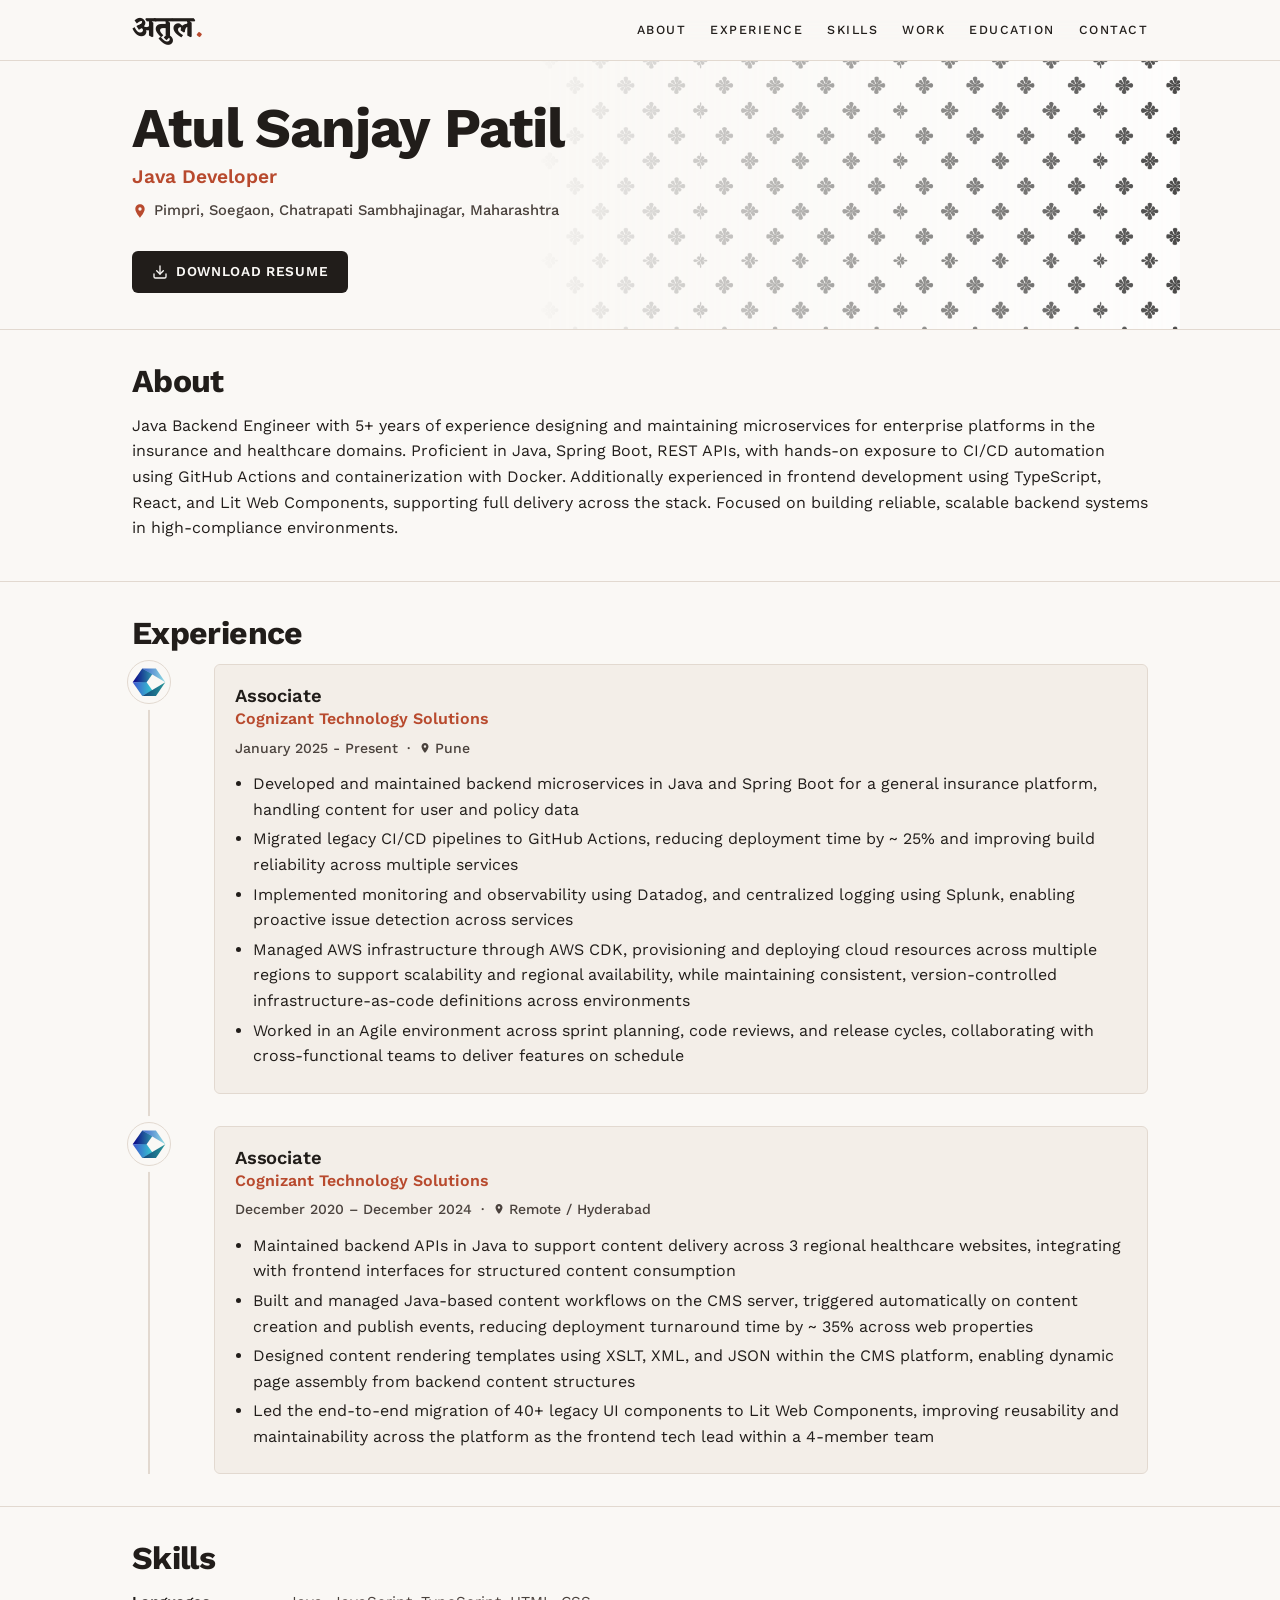
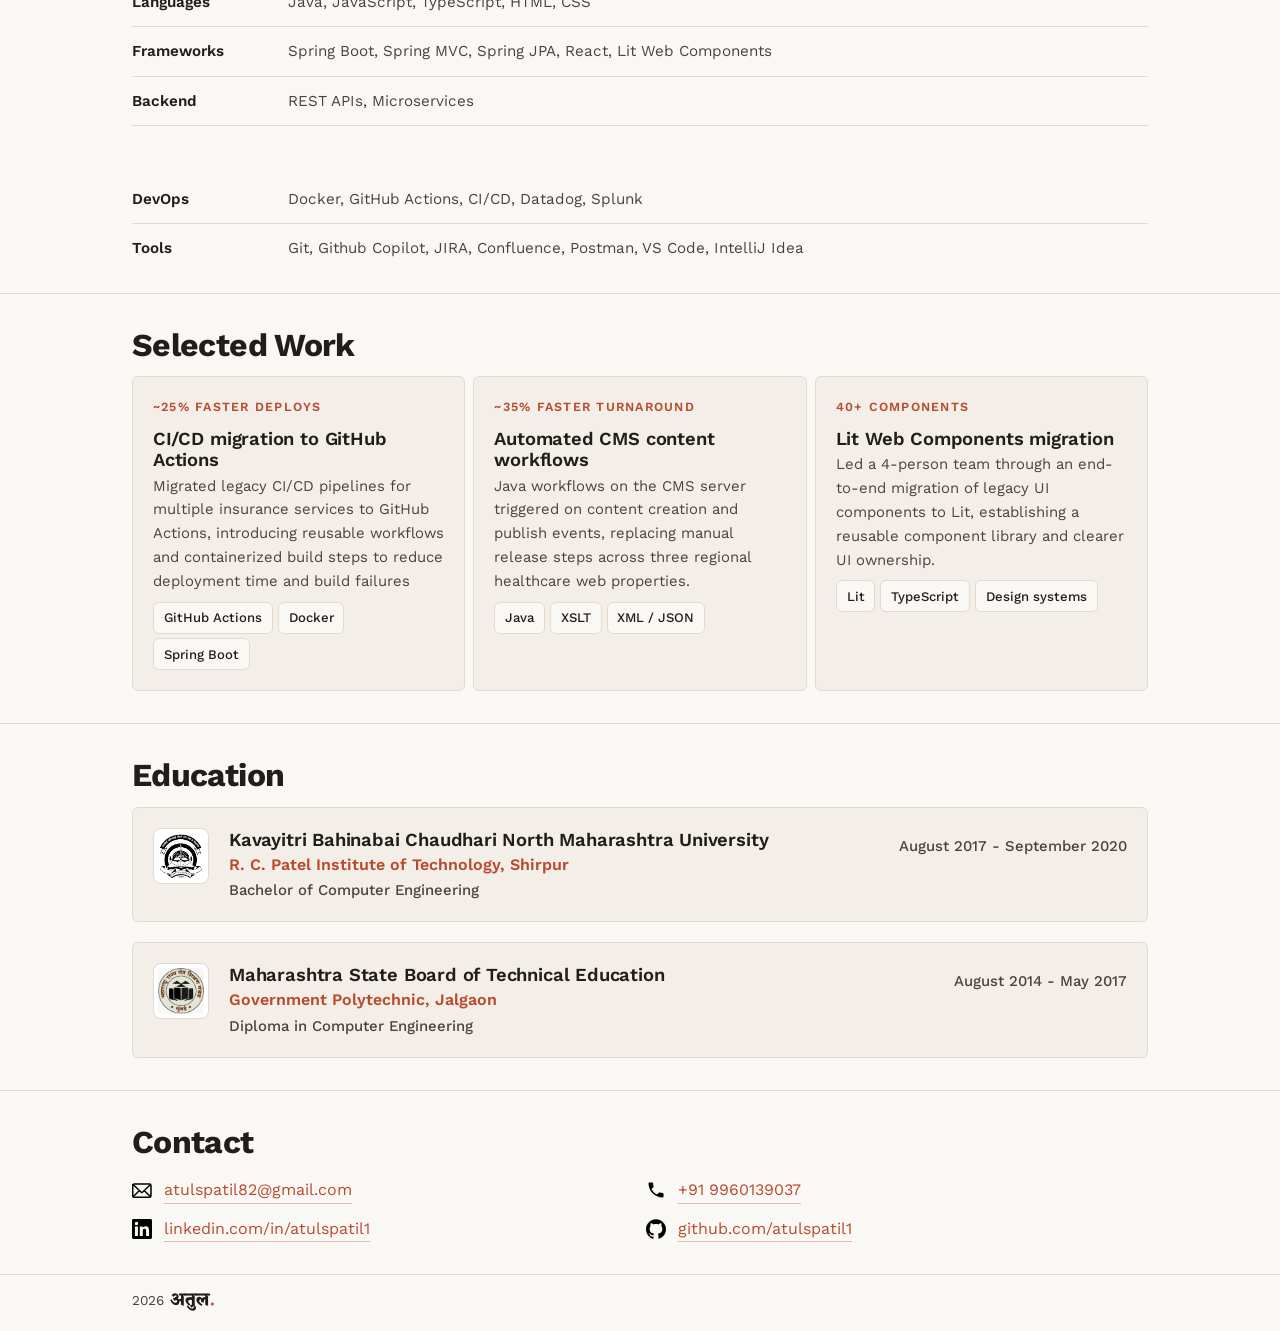
<file: index.html>
<!doctype html>
<html lang="en">

<head>
    <meta charset="utf-8" />
    <meta name="viewport" content="width=device-width, initial-scale=1" />
    <link rel="icon" type="image/svg+xml" href="assets/icons/favicon.svg" />
    <title>Atul Sanjay Patil - Java Developer</title>
    <meta name="description" content="Portfolio of Atul Sanjay Patil, a Java Developer with 5+ years of experience." />
    <meta property="og:title" content="Atul Sanjay Patil - Java Developer" />
    <meta property="og:description" content="Java, Spring Boot microservices, REST APIs and CI/CD automation for high-compliance enterprise platforms." />
    <meta property="og:type" content="website" />
    <link rel="canonical" href="https://atulspatil1.github.io/portfolio/" />
    <link rel="preconnect" href="https://fonts.googleapis.com" />
    <link rel="preconnect" href="https://fonts.gstatic.com" crossorigin />
    <link rel="stylesheet" href="https://fonts.googleapis.com/css2?family=Eczar:wght@700&family=Work+Sans:wght@400;500;600;700&display=swap" />
    <script type="application/ld+json">
        {
            "@context": "https://schema.org",
            "@type": "Person",
            "name": "Atul Sanjay Patil",
            "jobTitle": "Java Developer",
            "email": "mailto:atulspatil82@gmail.com",
            "telephone": "+91-9960139037",
            "sameAs": [
            "https://linkedin.com/in/atulspatil1",
            "https://github.com/atulspatil1"
            ]
        }
    </script>
    <link rel="stylesheet" href="assets/css/style.css">
</head>

<body>
    <header class="site-header">
        <div class="wrap nav-inner">
            <a class="brand" href="#">अतुल<span>.</span></a>
            <button class="mobile-menu-toggle" aria-expanded="false" aria-controls="primary-navigation"
                aria-label="Toggle navigation">
                <svg class="icon-menu" width="24" height="24" viewBox="0 0 24 24" fill="none" stroke="currentColor"
                    stroke-width="2" stroke-linecap="round" stroke-linejoin="round">
                    <line x1="3" y1="12" x2="21" y2="12"></line>
                    <line x1="3" y1="6" x2="21" y2="6"></line>
                    <line x1="3" y1="18" x2="21" y2="18"></line>
                </svg>
                <svg class="icon-close" width="24" height="24" viewBox="0 0 24 24" fill="none" stroke="currentColor"
                    stroke-width="2" stroke-linecap="round" stroke-linejoin="round" style="display:none;">
                    <line x1="18" y1="6" x2="6" y2="18"></line>
                    <line x1="6" y1="6" x2="18" y2="18"></line>
                </svg>
            </button>
            <nav id="primary-navigation" class="nav-links" aria-label="Section navigation">
                <a href="#about">About</a>
                <a href="#experience">Experience</a>
                <a href="#skills">Skills</a>
                <a href="#projects">Work</a>
                <a href="#education">Education</a>
                <a href="#contact">Contact</a>
            </nav>
        </div>
    </header>

    <main id="top">
        <!-- HERO -->
        <section class="hero">
            <div class="hero-bg"></div>
            <div class="wrap">
                <h1 class="reveal">Atul Sanjay Patil</h1>
                <p class="hero-title reveal">Java Developer</p>
                <p class="hero-location reveal">
                    <svg xmlns="http://www.w3.org/2000/svg" viewBox="0 0 24 24">
                        <path
                            d="M12 2C8.13 2 5 5.13 5 9c0 5.25 7 13 7 13s7-7.75 7-13c0-3.87-3.13-7-7-7zm0 9.5a2.5 2.5 0 1 1 0-5 2.5 2.5 0 0 1 0 5z" />
                    </svg>
                    Pimpri, Soegaon, Chatrapati Sambhajinagar, Maharashtra
                </p>
                <div class="reveal">
                    <a href="assets/docs/Atul-Sanjay-Patil_Resume.pdf" target="_blank" class="btn">
                        <svg xmlns="http://www.w3.org/2000/svg" width="24" height="24" viewBox="0 0 24 24" fill="none"
                            stroke="currentColor" stroke-width="2" stroke-linecap="round" stroke-linejoin="round">
                            <path d="M21 15v4a2 2 0 0 1-2 2H5a2 2 0 0 1-2-2v-4"></path>
                            <polyline points="7 10 12 15 17 10"></polyline>
                            <line x1="12" y1="15" x2="12" y2="3"></line>
                        </svg>
                        Download Resume
                    </a>
                </div>
            </div>
        </section>

        <!-- ABOUT -->
        <section id="about">
            <div class="wrap">
                <div class="section-head reveal">
                    <h2>About</h2>
                </div>
                <div class="about-text reveal">
                    <p>Java Backend Engineer with 5+ years of experience designing and maintaining microservices for enterprise platforms in the insurance and healthcare domains. Proficient in Java, Spring Boot, REST APIs, with hands-on exposure to CI/CD automation using GitHub Actions and containerization with Docker. Additionally experienced in frontend development using TypeScript, React, and Lit Web Components, supporting full delivery across the stack. Focused on building reliable, scalable backend systems in high-compliance environments.</p>
                </div>
            </div>
        </section>

        <!-- EXPERIENCE -->
        <section id="experience">
            <div class="wrap">
                <div class="section-head reveal">
                    <h2>Experience</h2>
                </div>
                <div class="timeline">
                    <article class="job reveal">
                        <div class="job-body card">
                            <h3 class="job-title">Associate</h3>
                            <p class="job-company">Cognizant Technology Solutions</p>
                            <div class="job-meta">
                                <time class="job-period" datetime="2025-01">January 2025 - Present</time>
                                <span class="job-location">
                                    <svg xmlns="http://www.w3.org/2000/svg" viewBox="0 0 24 24" aria-hidden="true">
                                        <path
                                            d="M12 2C8.13 2 5 5.13 5 9c0 5.25 7 13 7 13s7-7.75 7-13c0-3.87-3.13-7-7-7zm0 9.5a2.5 2.5 0 1 1 0-5 2.5 2.5 0 0 1 0 5z" />
                                    </svg>
                                    Pune
                                </span>
                            </div>
                            <ul>
                                <li>Developed and maintained backend microservices in Java and Spring Boot for a general insurance platform, handling content for user and policy data</li>
                                <li>Migrated legacy CI/CD pipelines to GitHub Actions, reducing deployment time by ~ 25% and improving build reliability across multiple services</li>
                                <li>Implemented monitoring and observability using Datadog, and centralized logging using Splunk, enabling proactive issue detection across services</li>
                                <li>Managed AWS infrastructure through AWS CDK, provisioning and deploying cloud resources across multiple regions to support scalability and regional availability, while maintaining consistent, version-controlled infrastructure-as-code definitions across environments</li>
                                <li>Worked in an Agile environment across sprint planning, code reviews, and release cycles, collaborating with cross-functional teams to deliver features on schedule</li>
                            </ul>
                        </div>
                    </article>

                    <article class="job reveal">
                        <div class="job-body card">
                            <h3 class="job-title">Associate</h3>
                            <p class="job-company">Cognizant Technology Solutions</p>
                            <div class="job-meta">
                                <time class="job-period" datetime="2020-12/2024-12">December 2020 – December 2024</time>
                                <span class="job-location">
                                    <svg xmlns="http://www.w3.org/2000/svg" viewBox="0 0 24 24" aria-hidden="true">
                                        <path
                                            d="M12 2C8.13 2 5 5.13 5 9c0 5.25 7 13 7 13s7-7.75 7-13c0-3.87-3.13-7-7-7zm0 9.5a2.5 2.5 0 1 1 0-5 2.5 2.5 0 0 1 0 5z" />
                                    </svg>
                                    Remote / Hyderabad
                                </span>
                            </div>
                            <ul>
                                <li>Maintained backend APIs in Java to support content delivery across 3 regional healthcare websites, integrating with frontend interfaces for structured content consumption</li>
                                <li>Built and managed Java-based content workflows on the CMS server, triggered automatically on content creation and publish events, reducing deployment turnaround time by ~ 35% across web properties</li>
                                <li>Designed content rendering templates using XSLT, XML, and JSON within the CMS platform, enabling dynamic page assembly from backend content structures</li>
                                <li>Led the end-to-end migration of 40+ legacy UI components to Lit Web Components, improving reusability and maintainability across the platform as the frontend tech lead within a 4-member team</li>
                            </ul>
                        </div>
                    </article>
                </div>
            </div>
        </section>

        <!-- SKILLS -->
        <section id="skills">
            <div class="wrap">
                <div class="section-head reveal">
                    <h2>Skills</h2>
                </div>
                <dl class="skills-list">
                    <div class="skill-row reveal">
                        <dt>Languages</dt>
                        <dd>Java, JavaScript, TypeScript, HTML, CSS</dd>
                    </div>
                    <div class="skill-row reveal">
                        <dt>Frameworks</dt>
                        <dd>Spring Boot, Spring MVC, Spring JPA, React, Lit Web Components</dd>
                    </div>
                    <div class="skill-row reveal">
                        <dt>Backend</dt>
                        <dd>REST APIs, Microservices</dd>
                    </div>
                    <div class="skill-row reveal">
                        <dt>Databases</dt>
                        <dd>MySQL</dd>
                    </div>
                    <div class="skill-row reveal">
                        <dt>DevOps</dt>
                        <dd>Docker, GitHub Actions, CI/CD, Datadog, Splunk</dd>
                    </div>
                    <div class="skill-row reveal">
                        <dt>Tools</dt>
                        <dd>Git, Github Copilot, JIRA, Confluence, Postman, VS Code, IntelliJ Idea</dd>
                    </div>
                    
                </dl>
            </div>
        </section>

        <!-- PROJECTS -->
        <section id="projects">
            <div class="wrap">
                <div class="section-head reveal">
                    <h2>Selected Work</h2>
                </div>
                <div class="grid grid-3">
                    <div class="reveal" style="height: 100%;">
                        <article class="card" style="height: 100%;">
                            <div class="card-header">
                                <span class="project-impact">~25% faster deploys</span>
                            </div>
                            <h3>CI/CD migration to GitHub Actions</h3>
                            <p>Migrated legacy CI/CD pipelines for multiple insurance services to GitHub Actions, introducing reusable workflows and containerized build steps to reduce deployment time and build failures</p>
                            <div class="chips">
                                <span class="chip">GitHub Actions</span>
                                <span class="chip">Docker</span>
                                <span class="chip">Spring Boot</span>
                            </div>
                        </article>
                    </div>
                    <div class="reveal" style="height: 100%;">
                        <article class="card" style="height: 100%;">
                            <div class="card-header">
                                <span class="project-impact">~35% faster turnaround</span>
                            </div>
                            <h3>Automated CMS content workflows</h3>
                            <p>Java workflows on the CMS server triggered on content creation and publish events, replacing manual release steps across three regional healthcare web properties.</p>
                            <div class="chips">
                                <span class="chip">Java</span>
                                <span class="chip">XSLT</span>
                                <span class="chip">XML / JSON</span>
                            </div>
                        </article>
                    </div>
                    <div class="reveal" style="height: 100%;">
                        <article class="card" style="height: 100%;">
                            <div class="card-header">
                                <span class="project-impact">40+ components</span>
                            </div>
                            <h3>Lit Web Components migration</h3>
                            <p>Led a 4-person team through an end-to-end migration of legacy UI components to Lit, establishing a reusable component library and clearer UI ownership.</p>
                            <div class="chips">
                                <span class="chip">Lit</span>
                                <span class="chip">TypeScript</span>
                                <span class="chip">Design systems</span>
                            </div>
                        </article>
                    </div>
                </div>
            </div>
        </section>

        <!-- EDUCATION -->
        <section id="education">
            <div class="wrap">
                <div class="section-head reveal">
                    <h2>Education</h2>
                </div>
                <div class="edu-list">
                    <div class="reveal">
                        <article class="edu-item card">
                            <div class="edu-logo-wrapper">
                                <img src="assets/images/kbcnmu-logo.png" alt="KBCNMU Logo" />
                            </div>
                            <div class="edu-content">
                                <h3 class="edu-university">Kavayitri Bahinabai Chaudhari North Maharashtra University</h3>
                                <p class="edu-college">R. C. Patel Institute of Technology, Shirpur</p>
                                <p class="edu-degree">Bachelor of Computer Engineering</p>
                                <p class="edu-date">August 2017 - September 2020</p>
                            </div>
                        </article>
                    </div>
                    <div class="reveal">
                        <article class="edu-item card">
                            <div class="edu-logo-wrapper">
                                <img src="assets/images/msbte-logo.png" alt="MSBTE Logo" />
                            </div>
                            <div class="edu-content">
                                <h3 class="edu-university">Maharashtra State Board of Technical Education</h3>
                                <p class="edu-college">Government Polytechnic, Jalgaon</p>
                                <p class="edu-degree">Diploma in Computer Engineering</p>
                                <p class="edu-date">August 2014 - May 2017</p>
                            </div>
                        </article>
                    </div>
                </div>
            </div>
        </section>

        <!-- CONTACT -->
        <section id="contact">
            <div class="wrap">
                <div class="section-head reveal">
                    <h2>Contact</h2>
                </div>
                <ul class="contact-list reveal">
                    <li>
                        <img src="assets/icons/email-icon.svg" alt="Email" class="contact-icon" />
                        <a href="mailto:atulspatil82@gmail.com">atulspatil82@gmail.com</a>
                    </li>
                    <li>
                        <img src="assets/icons/phone-icon.svg" alt="Phone" class="contact-icon" />
                        <a href="tel:+919960139037">+91 9960139037</a>
                    </li>
                    <li>
                        <img src="assets/icons/linkedin-icon.svg" alt="LinkedIn" class="contact-icon" />
                        <a href="https://linkedin.com/in/atulspatil1" target="_blank" rel="noopener">linkedin.com/in/atulspatil1</a>
                    </li>
                    <li>
                        <img src="assets/icons/github-icon.svg" alt="GitHub" class="contact-icon" />
                        <a href="https://github.com/atulspatil1" target="_blank" rel="noopener">github.com/atulspatil1</a>
                    </li>
                </ul>
            </div>
        </section>
    </main>

    <footer>
        <div class="wrap" style="display: flex; align-items: center; gap: 0.35rem;">
            <span id="year">2026</span> <a class="brand" href="#" style="font-size: 1.1rem;">अतुल<span>.</span></a>
        </div>
    </footer>

    <script src="assets/js/main.js"></script>
</body>

</html>
</file>
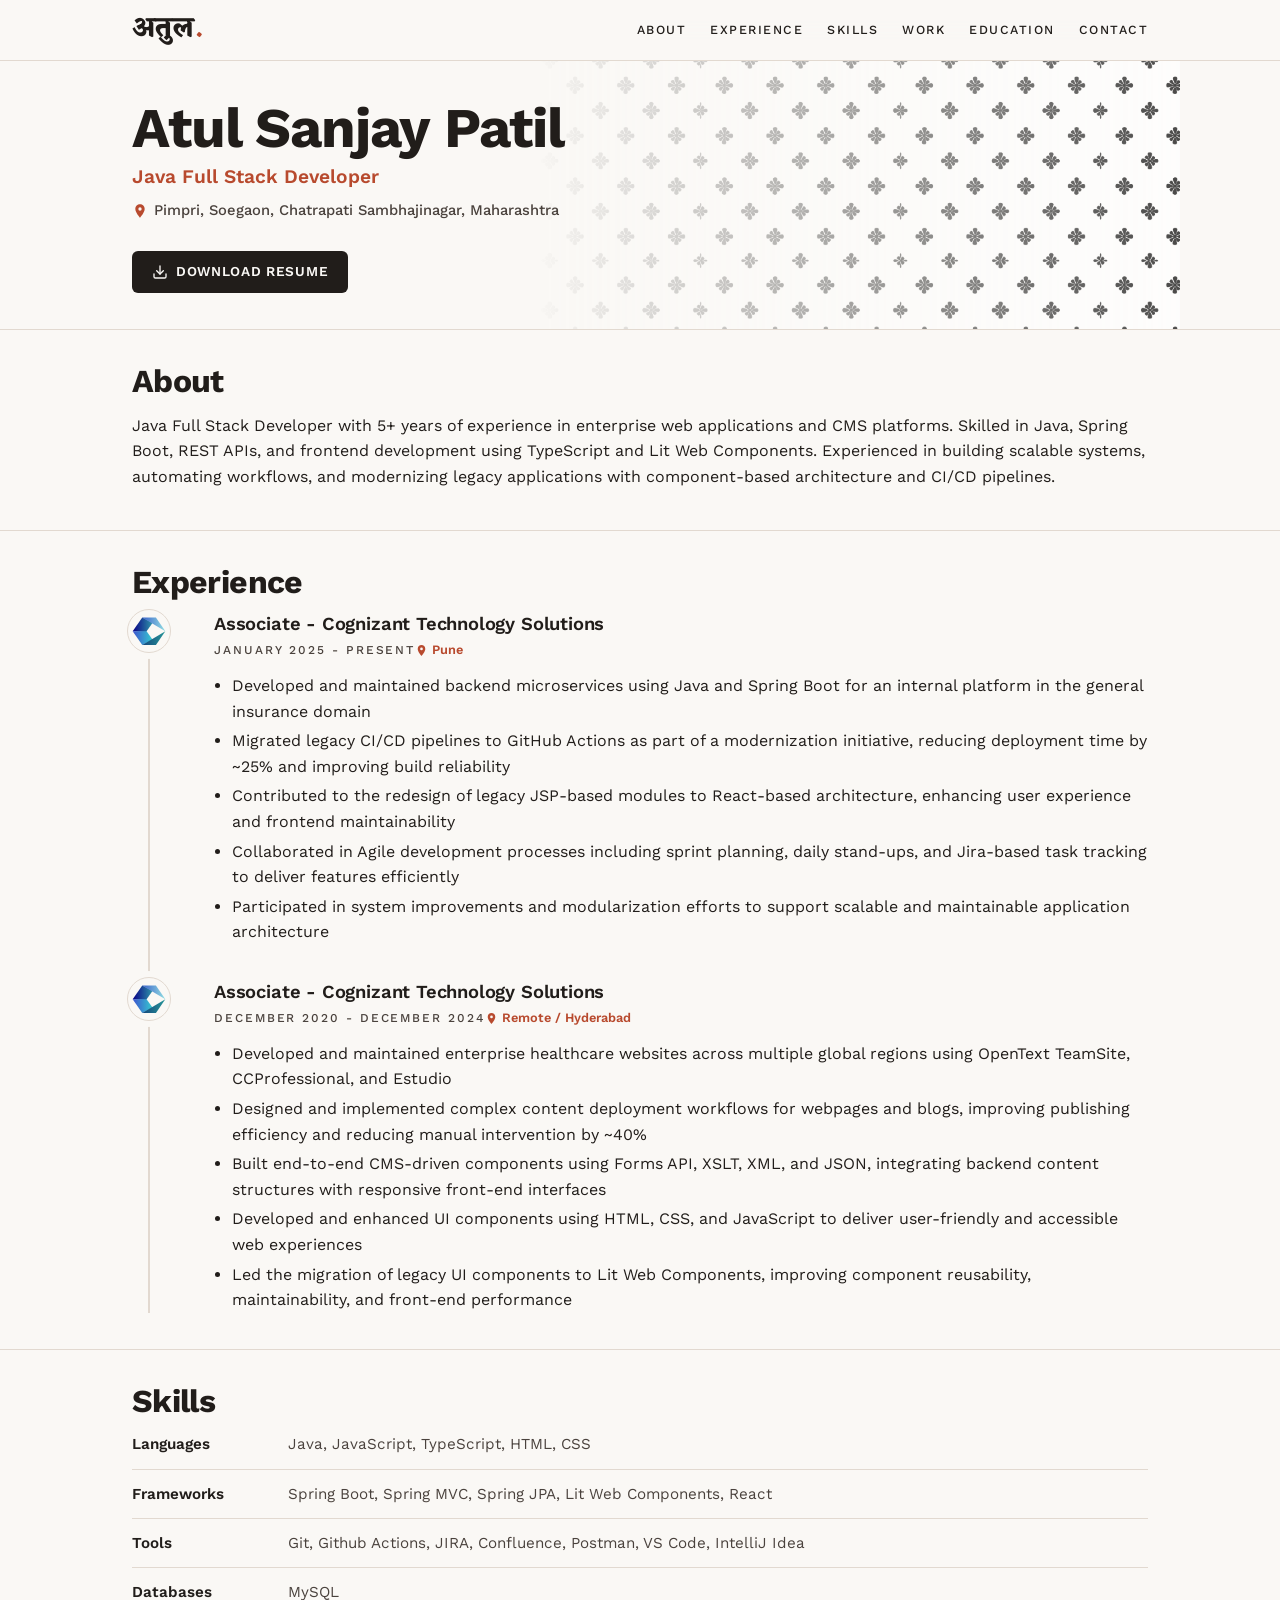
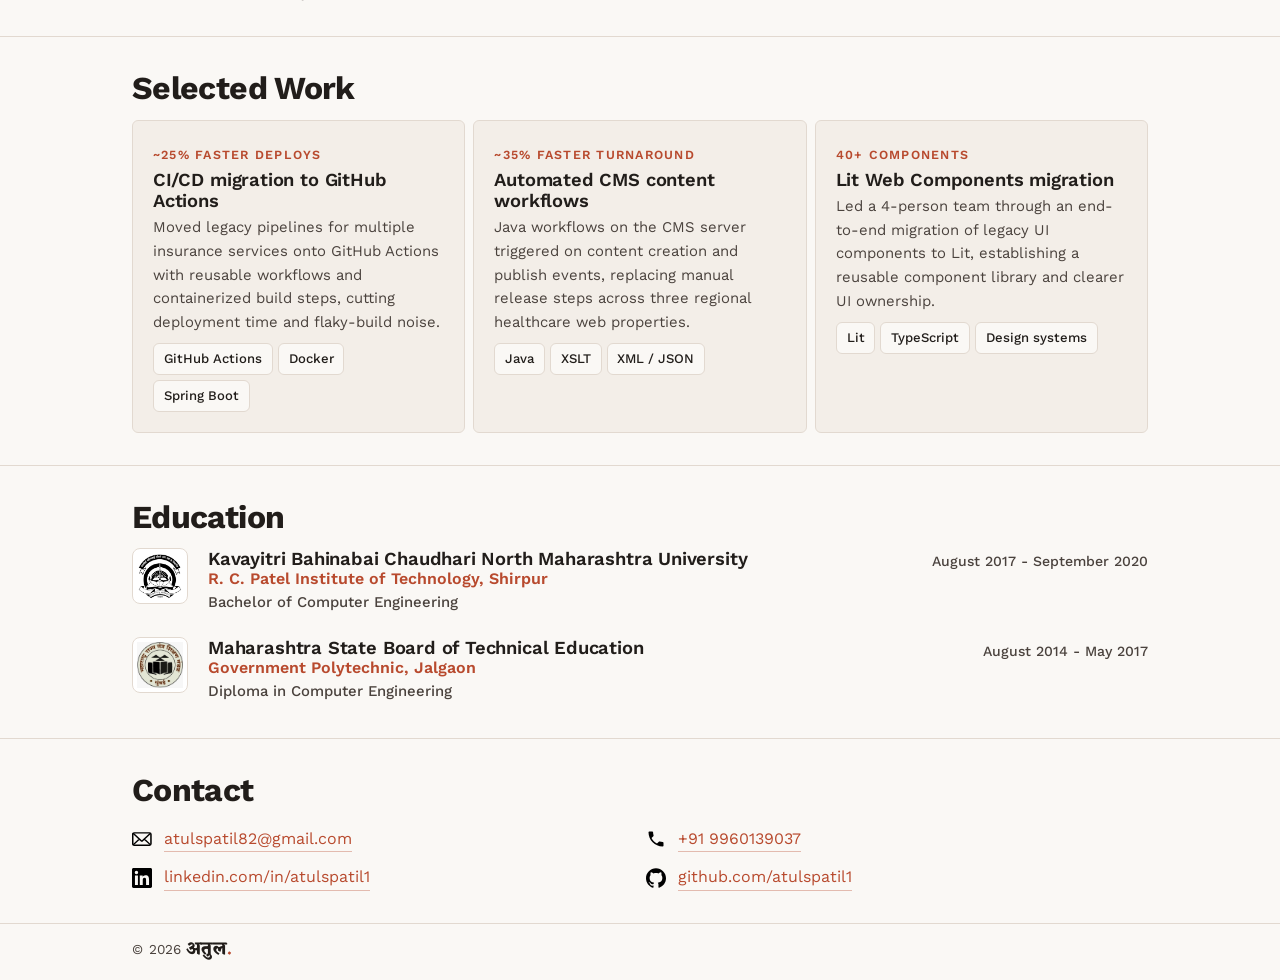
<file: atul.html>
<!doctype html>
<html lang="en">

    <head>
        <meta charset="utf-8" />
        <meta name="viewport" content="width=device-width, initial-scale=1" />
        <title>Atul Sanjay Patil - Java Full Stack Developer</title>
        <meta name="description" content="Portfolio of Atul Sanjay Patil, a Java Full Stack Developer with 5+ years of experience." />
        <meta property="og:title" content="Atul Sanjay Patil - Java Full Stack Developer" />
        <meta property="og:description" content="Java, Spring Boot microservices, REST APIs and CI/CD automation for high-compliance enterprise platforms." />
        <meta property="og:type" content="website" />
        <link rel="canonical" href="/portfolio.html" />
        <link rel="preconnect" href="https://fonts.googleapis.com" />
        <link rel="preconnect" href="https://fonts.gstatic.com" crossorigin />
        <link rel="stylesheet" href="https://fonts.googleapis.com/css2?family=Eczar:wght@700&family=Work+Sans:wght@400;500;600;700&display=swap" />
        <script type="application/ld+json">
        {
            "@context": "https://schema.org",
            "@type": "Person",
            "name": "Atul Sanjay Patil",
            "jobTitle": "Java Full Stack Developer",
            "email": "mailto:atulspatil82@gmail.com",
            "telephone": "+91-9960139037",
            "sameAs": [
            "https://linkedin.com/in/atulspatil1",
            "https://github.com/atulspatil1"
            ]
        }
        </script>
        <link rel="stylesheet" href="assets/css/style.css">
    </head>

    <body>
        <header class="site-header">
            <div class="wrap nav-inner">
                <a class="brand" href="#top">अतुल<span>.</span></a>
                <button class="mobile-menu-toggle" aria-expanded="false" aria-controls="primary-navigation" aria-label="Toggle navigation">
                    <svg class="icon-menu" width="24" height="24" viewBox="0 0 24 24" fill="none" stroke="currentColor"
                        stroke-width="2" stroke-linecap="round" stroke-linejoin="round">
                        <line x1="3" y1="12" x2="21" y2="12"></line>
                        <line x1="3" y1="6" x2="21" y2="6"></line>
                        <line x1="3" y1="18" x2="21" y2="18"></line>
                    </svg>
                    <svg class="icon-close" width="24" height="24" viewBox="0 0 24 24" fill="none" stroke="currentColor"
                        stroke-width="2" stroke-linecap="round" stroke-linejoin="round" style="display:none;">
                        <line x1="18" y1="6" x2="6" y2="18"></line>
                        <line x1="6" y1="6" x2="18" y2="18"></line>
                    </svg>
                </button>
                <nav id="primary-navigation" class="nav-links" aria-label="Section navigation">
                    <a href="#about">About</a>
                    <a href="#experience">Experience</a>
                    <a href="#skills">Skills</a>
                    <a href="#projects">Work</a>
                    <a href="#education">Education</a>
                    <a href="#contact">Contact</a>
                </nav>
            </div>
        </header>

        <main id="top">
            <!-- HERO -->
            <section class="hero">
                <div class="hero-bg"></div>
                <div class="wrap">
                    <h1 class="reveal">Atul Sanjay Patil</h1>
                    <p class="hero-title reveal">Java Full Stack Developer</p>
                    <p class="hero-location reveal">
                        <svg xmlns="http://www.w3.org/2000/svg" viewBox="0 0 24 24">
                            <path
                                d="M12 2C8.13 2 5 5.13 5 9c0 5.25 7 13 7 13s7-7.75 7-13c0-3.87-3.13-7-7-7zm0 9.5a2.5 2.5 0 1 1 0-5 2.5 2.5 0 0 1 0 5z" />
                        </svg>
                        Pimpri, Soegaon, Chatrapati Sambhajinagar, Maharashtra
                    </p>
                    <div class="reveal">
                        <a href="assets/docs/Atul-Sanjay-Patil_Resume.pdf" target="_blank" class="btn">
                            <svg xmlns="http://www.w3.org/2000/svg" width="24" height="24" viewBox="0 0 24 24" fill="none"
                                stroke="currentColor" stroke-width="2" stroke-linecap="round" stroke-linejoin="round">
                                <path d="M21 15v4a2 2 0 0 1-2 2H5a2 2 0 0 1-2-2v-4"></path>
                                <polyline points="7 10 12 15 17 10"></polyline>
                                <line x1="12" y1="15" x2="12" y2="3"></line>
                            </svg>
                            Download Resume
                        </a>
                    </div>
                </div>
            </section>

            <!-- ABOUT -->
            <section id="about">
                <div class="wrap">
                    <div class="section-head reveal">
                        <h2>About</h2>
                    </div>
                    <div class="about-text reveal">
                        <p>
                            Java Full Stack Developer with 5+ years of experience in enterprise web applications and CMS
                            platforms. Skilled in Java, Spring Boot, REST APIs, and frontend development using TypeScript
                            and Lit Web Components. Experienced in building scalable systems, automating workflows, and
                            modernizing legacy applications with component-based architecture and CI/CD pipelines.
                        </p>
                    </div>
                </div>
            </section>

            <!-- EXPERIENCE -->
            <section id="experience">
                <div class="wrap">
                    <div class="section-head reveal">
                        <h2>Experience</h2>
                    </div>
                    <div class="timeline">
                        <article class="job reveal">
                            <h3>Associate - Cognizant Technology Solutions</h3>
                            <div class="job-meta">
                                <span class="label">January 2025 - Present</span>
                                <span class="location-label">
                                    <svg xmlns="http://www.w3.org/2000/svg" viewBox="0 0 24 24">
                                        <path
                                            d="M12 2C8.13 2 5 5.13 5 9c0 5.25 7 13 7 13s7-7.75 7-13c0-3.87-3.13-7-7-7zm0 9.5a2.5 2.5 0 1 1 0-5 2.5 2.5 0 0 1 0 5z" />
                                    </svg>
                                    Pune
                                </span>
                            </div>
                            <div class="job-body">
                                <ul>
                                    <li>Developed and maintained backend microservices using Java and Spring Boot for an internal platform in the general insurance domain</li>
                                    <li>Migrated legacy CI/CD pipelines to GitHub Actions as part of a modernization initiative, reducing deployment time by ~25% and improving build reliability</li>
                                    <li>Contributed to the redesign of legacy JSP-based modules to React-based architecture, enhancing user experience and frontend maintainability</li>
                                    <li>Collaborated in Agile development processes including sprint planning, daily stand-ups, and Jira-based task tracking to deliver features efficiently</li>
                                    <li>Participated in system improvements and modularization efforts to support scalable and maintainable application architecture</li>
                                </ul>
                            </div>
                        </article>

                        <article class="job reveal">
                            <h3>Associate - Cognizant Technology Solutions</h3>
                            <div class="job-meta">
                                <span class="label">December 2020 - December 2024</span>
                                <span class="location-label">
                                    <svg xmlns="http://www.w3.org/2000/svg" viewBox="0 0 24 24">
                                        <path
                                            d="M12 2C8.13 2 5 5.13 5 9c0 5.25 7 13 7 13s7-7.75 7-13c0-3.87-3.13-7-7-7zm0 9.5a2.5 2.5 0 1 1 0-5 2.5 2.5 0 0 1 0 5z" />
                                    </svg>
                                    Remote / Hyderabad
                                </span>
                            </div>
                            <div class="job-body">
                                <ul>
                                    <li>Developed and maintained enterprise healthcare websites across multiple global regions using OpenText TeamSite, CCProfessional, and Estudio</li>
                                    <li>Designed and implemented complex content deployment workflows for webpages and blogs, improving publishing efficiency and reducing manual intervention by ~40%</li>
                                    <li>Built end-to-end CMS-driven components using Forms API, XSLT, XML, and JSON, integrating backend content structures with responsive front-end interfaces</li>
                                    <li>Developed and enhanced UI components using HTML, CSS, and JavaScript to deliver user-friendly and accessible web experiences</li>
                                    <li>Led the migration of legacy UI components to Lit Web Components, improving component reusability, maintainability, and front-end performance</li>
                                </ul>
                            </div>
                        </article>
                    </div>
                </div>
            </section>

            <!-- SKILLS -->
            <section id="skills">
                <div class="wrap">
                    <div class="section-head reveal">
                        <h2>Skills</h2>
                    </div>
                    <dl class="skills-list reveal">
                        <div class="skill-row">
                            <dt>Languages</dt>
                            <dd>Java, JavaScript, TypeScript, HTML, CSS</dd>
                        </div>
                        <div class="skill-row">
                            <dt>Frameworks</dt>
                            <dd>Spring Boot, Spring MVC, Spring JPA, Lit Web Components, React</dd>
                        </div>
                        <div class="skill-row">
                            <dt>Tools</dt>
                            <dd>Git, Github Actions, JIRA, Confluence, Postman, VS Code, IntelliJ Idea</dd>
                        </div>
                        <div class="skill-row">
                            <dt>Databases</dt>
                            <dd>MySQL</dd>
                        </div>
                    </dl>
                </div>
            </section>

            <!-- PROJECTS -->
            <section id="projects">
                <div class="wrap">
                    <div class="section-head reveal">
                        <h2>Selected Work</h2>
                    </div>
                    <div class="grid grid-3">
                        <article class="card reveal">
                            <span class="project-impact">~25% faster deploys</span>
                            <h3>CI/CD migration to GitHub Actions</h3>
                            <p>Moved legacy pipelines for multiple insurance services onto GitHub Actions with reusable workflows and containerized build steps, cutting deployment time and flaky-build noise.</p>
                            <div class="chips">
                                <span class="chip">GitHub Actions</span>
                                <span class="chip">Docker</span>
                                <span class="chip">Spring Boot</span>
                            </div>
                        </article>
                        <article class="card reveal">
                            <span class="project-impact">~35% faster turnaround</span>
                            <h3>Automated CMS content workflows</h3>
                            <p>Java workflows on the CMS server triggered on content creation and publish events, replacing manual release steps across three regional healthcare web properties.</p>
                            <div class="chips">
                                <span class="chip">Java</span>
                                <span class="chip">XSLT</span>
                                <span class="chip">XML / JSON</span>
                            </div>
                        </article>
                        <article class="card reveal">
                            <span class="project-impact">40+ components</span>
                            <h3>Lit Web Components migration</h3>
                            <p>Led a 4-person team through an end-to-end migration of legacy UI components to Lit, establishing a reusable component library and clearer UI ownership.</p>
                            <div class="chips">
                                <span class="chip">Lit</span>
                                <span class="chip">TypeScript</span>
                                <span class="chip">Design systems</span>
                            </div>
                        </article>
                    </div>
                </div>
            </section>

            <!-- EDUCATION -->
            <section id="education">
                <div class="wrap">
                    <div class="section-head reveal">
                        <h2>Education</h2>
                    </div>
                    <div class="edu-list">
                        <article class="edu-item reveal">
                            <div class="edu-logo-wrapper">
                                <img src="assets/images/kbcnmu-logo.png" alt="KBCNMU Logo" />
                            </div>
                            <div class="edu-content">
                                <h3>Kavayitri Bahinabai Chaudhari North Maharashtra University</h3>
                                <p class="edu-college">R. C. Patel Institute of Technology, Shirpur</p>
                                <p class="edu-degree">Bachelor of Computer Engineering</p>
                                <p class="edu-date">August 2017 - September 2020</p>
                            </div>
                        </article>
                        <article class="edu-item reveal">
                            <div class="edu-logo-wrapper">
                                <img src="assets/images/msbte-logo.png" alt="MSBTE Logo" />
                            </div>
                            <div class="edu-content">
                                <h3>Maharashtra State Board of Technical Education</h3>
                                <p class="edu-college">Government Polytechnic, Jalgaon</p>
                                <p class="edu-degree">Diploma in Computer Engineering</p>
                                <p class="edu-date">August 2014 - May 2017</p>
                            </div>
                        </article>
                    </div>
                </div>
            </section>

            <!-- CONTACT -->
            <section id="contact">
                <div class="wrap">
                    <div class="section-head reveal">
                        <h2>Contact</h2>
                    </div>
                    <ul class="contact-list reveal">
                        <li>
                            <img src="assets/icons/email-icon.svg" alt="Email" class="contact-icon" />
                            <a href="mailto:atulspatil82@gmail.com">atulspatil82@gmail.com</a>
                        </li>
                        <li>
                            <img src="assets/icons/phone-icon.svg" alt="Phone" class="contact-icon" />
                            <a href="tel:+919960139037">+91 9960139037</a>
                        </li>
                        <li>
                            <img src="assets/icons/linkedin-icon.svg" alt="LinkedIn" class="contact-icon" />
                            <a href="https://linkedin.com/in/atulspatil1" target="_blank"
                                rel="noopener">linkedin.com/in/atulspatil1</a>
                        </li>
                        <li>
                            <img src="assets/icons/github-icon.svg" alt="GitHub" class="contact-icon" />
                            <a href="https://github.com/atulspatil1" target="_blank"
                                rel="noopener">github.com/atulspatil1</a>
                        </li>
                    </ul>

                </div>
            </section>
        </main>

        <footer>
            <div class="wrap" style="display: flex; align-items: center; gap: 0.35rem;">© <span id="year">2026</span> <span
                    class="brand" style="font-size: 1.1rem;">अतुल<span>.</span></span></div>
        </footer>

        <script src="assets/js/main.js"></script>
    </body>

</html>
</file>
<file: assets/css/style.css>
:root {
    --base: #faf8f5;
    --surface: #f3eee8;
    --line: #e2d9d0;
    --ink: #211d1a;
    --muted: #4a423d;
    --terracotta: #b84a2e;
    --radius: 6px;
    --maxw: 1080px;
}

*,
*::before,
*::after {
    box-sizing: border-box;
}

html {
    scroll-behavior: smooth;
}

body {
    margin: 0;
    background: var(--base);
    color: var(--ink);
    font-family: "Work Sans", system-ui, -apple-system, sans-serif;
    font-size: 1rem;
    font-weight: 400;
    line-height: 1.6;
    -webkit-font-smoothing: antialiased;
}

h1,
h2,
h3 {
    margin: 0;
    line-height: 1.15;
    letter-spacing: -0.02em;
}

h1 {
    font-size: clamp(2.25rem, 6vw, 3.5rem);
    font-weight: 700;
}

h2 {
    font-size: clamp(1.5rem, 3.5vw, 1.75rem);
    font-weight: 600;
}

h3 {
    font-size: 1.15rem;
    font-weight: 600;
    letter-spacing: -0.01em;
}

p {
    margin: 0 0 0.5rem;
}

a {
    color: var(--terracotta);
    text-decoration: none;
    border-bottom: 1px solid rgba(184, 74, 46, 0.35);
    transition: color 0.2s ease, border-color 0.2s ease;
}

a:hover {
    color: #8f3722;
    border-color: #8f3722;
}

:focus-visible {
    outline: 2px solid var(--terracotta);
    outline-offset: 3px;
}

ul {
    margin: 0;
    padding-left: 1.1rem;
}

li {
    margin-bottom: 0.25rem;
}

.wrap {
    width: 100%;
    max-width: var(--maxw);
    margin: 0 auto;
    padding: 0 1.25rem;
}

.label {
    font-size: 0.75rem;
    font-weight: 500;
    letter-spacing: 0.16em;
    text-transform: uppercase;
    color: var(--muted);
}

.location-label {
    display: inline-flex;
    align-items: center;
    gap: 0.25rem;
    font-size: 0.8rem;
    font-weight: 600;
    color: var(--terracotta);
}

.location-label svg {
    width: 13px;
    height: 13px;
    fill: currentColor;
    flex-shrink: 0;
}

/* ---------- nav ---------- */
.site-header {
    position: sticky;
    top: 0;
    z-index: 40;
    background: rgba(250, 248, 245, 0.9);
    backdrop-filter: blur(10px);
    border-bottom: 1px solid var(--line);
}

.nav-inner {
    display: flex;
    align-items: center;
    justify-content: space-between;
    gap: 1rem;
    min-height: 60px;
}

.brand {
    font-family: "Eczar", system-ui, -apple-system, sans-serif;
    font-weight: 700;
    font-size: 1.7rem;
    letter-spacing: 0.01em;
    color: var(--ink);
    border: 0;
}

.brand span {
    color: var(--terracotta);
}

.mobile-menu-toggle {
    display: block;
    background: none;
    border: none;
    color: var(--ink);
    cursor: pointer;
    padding: 0.5rem;
    margin-right: -0.5rem;
    z-index: 100;
}

.mobile-menu-toggle svg {
    width: 24px;
    height: 24px;
}

.nav-links {
    display: none;
    position: absolute;
    top: 100%;
    left: 0;
    width: 100%;
    background: rgba(250, 248, 245, 0.98);
    backdrop-filter: blur(10px);
    flex-direction: column;
    gap: 1.5rem;
    padding: 2rem 1.5rem;
    border-bottom: 1px solid var(--line);
    box-shadow: 0 10px 20px rgba(0, 0, 0, 0.05);
}

.nav-links.active {
    display: flex;
}

.nav-links a {
    font-size: 1rem;
    font-weight: 500;
    letter-spacing: 0.12em;
    text-transform: uppercase;
    color: var(--ink);
    border: 0;
    padding: 0.5rem 0;
    display: inline-block;
    transition: color 0.2s ease, transform 0.2s ease;
}

.nav-links a:hover {
    color: var(--terracotta);
    transform: translateY(-2px);
}

/* ---------- sections ---------- */
section {
    padding: 1.5rem 0;
    border-top: 1px solid var(--line);
    scroll-margin-top: 75px;
}

.section-head {
    margin-bottom: 0.75rem;
}

.section-head h2 {
    font-size: clamp(1.5rem, 3.5vw, 2rem);
    font-weight: 700;
    letter-spacing: -0.02em;
    color: var(--ink);
    margin: 0;
    line-height: 1.2;
}

.hero {
    position: relative;
    border-top: 0;
    padding: 1.5rem 0 1.75rem;
    overflow: hidden;
    max-width: var(--maxw);
    margin: 0 auto;
}

.hero-bg {
    position: absolute;
    top: 0;
    right: 0;
    bottom: 0;
    left: 0;
    background-image: url('../motifs/red-kamal.png');
    transition: background-image 1.5s ease-in-out;
    background-repeat: repeat;
    background-size: 200px;
    opacity: 0.7;
    mask-image: linear-gradient(to right, transparent 0%, transparent 40%, black 100%);
    -webkit-mask-image: linear-gradient(to right, transparent 0%, transparent 40%, black 100%);
    pointer-events: none;
    z-index: 0;
}

.hero .wrap {
    position: relative;
    z-index: 1;
}

.hero h1 {
    margin: 0.2rem 0 0.1rem;
}

.hero-title {
    font-size: clamp(1rem, 2.4vw, 1.2rem);
    font-weight: 600;
    color: var(--terracotta);
    margin-bottom: 0.4rem;
}

.hero-location {
    display: flex;
    align-items: center;
    gap: 0.4rem;
    color: var(--muted);
    font-size: 0.92rem;
    font-weight: 500;
    margin-top: 0.25rem;
}

.hero-location svg {
    width: 16px;
    height: 16px;
    fill: var(--terracotta);
    flex-shrink: 0;
}

.btn {
    display: inline-flex;
    align-items: center;
    gap: 0.5rem;
    background: var(--ink);
    color: var(--base);
    padding: 0.65rem 1.25rem;
    border-radius: var(--radius);
    font-size: 0.85rem;
    font-weight: 600;
    letter-spacing: 0.05em;
    text-transform: uppercase;
    border: 0;
    margin-top: 1.25rem;
    transition: transform 0.3s ease, background 0.3s ease, box-shadow 0.3s ease;
}

.btn:hover {
    transform: translateY(-3px);
    background: var(--terracotta);
    color: #fff;
    box-shadow: 0 10px 20px -10px rgba(184, 74, 46, 0.6);
}

.btn svg {
    width: 16px;
    height: 16px;
}

/* ---------- about ---------- */
/* ---------- timeline ---------- */
.timeline {
    position: relative;
    padding-left: 3rem;
    margin-left: 0.5rem;
    border-left: 2px solid var(--line);
}

.job {
    position: relative;
    padding-bottom: 2rem;
}

.job:last-child {
    padding-bottom: 0;
}

.job::before {
    content: "";
    position: absolute;
    left: calc(-3rem - 23px);
    top: -0.25rem;
    width: 44px;
    height: 44px;
    background-image: url('../icons/cognizant-logo.svg');
    background-size: 80%;
    background-repeat: no-repeat;
    background-position: center;
    background-color: var(--base);
    border: 1px solid var(--line);
    border-radius: 50%;
    box-shadow: 0 0 0 6px var(--base);
}

.job-title {
    margin: 0;
}

.job-body .job-company {
    margin: 0.2rem 0 0;
    font-size: 1rem;
    font-weight: 600;
    color: var(--terracotta);
    line-height: 1.3;
}

.job-meta {
    display: flex;
    flex-wrap: wrap;
    align-items: center;
    gap: 0.25rem 0;
    margin: 0.4rem 0 0.75rem;
}

.job-period,
.job-location {
    font-size: 0.88rem;
    font-weight: 500;
    color: var(--muted);
    letter-spacing: 0;
    text-transform: none;
}

.job-period:not(:last-child)::after {
    content: "·";
    margin: 0 0.55rem;
    color: var(--muted);
}

.job-location {
    display: inline-flex;
    align-items: center;
    gap: 0.25rem;
}

.job-location svg {
    width: 12px;
    height: 12px;
    fill: currentColor;
    flex-shrink: 0;
}


/* ---------- skills list ---------- */
.skills-list {
    margin: 0;
    padding: 0;
    display: flex;
    flex-direction: column;
    gap: 0.75rem;
}

.skill-row {
    display: grid;
    grid-template-columns: 1fr;
    gap: 0.15rem;
    padding-bottom: 0.75rem;
    border-bottom: 1px solid var(--line);
}

.skill-row:last-child {
    border-bottom: none;
    padding-bottom: 0;
}

.skill-row dt {
    font-weight: 600;
    color: var(--ink);
    font-size: 0.95rem;
}

.skill-row dd {
    margin: 0;
    color: var(--muted);
    font-size: 0.95rem;
    line-height: 1.5;
}

/* ---------- education ---------- */
.edu-list {
    display: flex;
    flex-direction: column;
    gap: 1.25rem;
}

.edu-item {
    display: flex;
    gap: 1.25rem;
    align-items: flex-start;
}

.edu-logo-wrapper {
    width: 56px;
    height: 56px;
    flex-shrink: 0;
    background: #fff;
    border-radius: 8px;
    border: 1px solid var(--line);
    padding: 4px;
    display: flex;
    align-items: center;
    justify-content: center;
}

.edu-logo-wrapper img {
    max-width: 100%;
    max-height: 100%;
    object-fit: contain;
}

.edu-content {
    position: relative;
    flex: 1;
    min-width: 0;
}

.edu-content h3.edu-university {
    margin: 0 0 0.2rem;
    font-size: 1.15rem;
    font-weight: 600;
    color: var(--ink);
    line-height: 1.3;
    padding-right: 15rem;
}

.edu-content .edu-college {
    font-weight: 600;
    color: var(--terracotta);
    margin: 0 0 0.15rem;
    font-size: 1rem;
    line-height: 1.3;
}

.edu-degree {
    font-weight: 500;
    color: var(--muted);
    font-size: 0.93rem;
    margin: 0 0 0.25rem;
    line-height: 1.4;
}

.edu-date {
    position: absolute;
    top: 0.15rem;
    right: 0;
    color: var(--muted);
    font-size: 0.88rem;
    font-weight: 500;
    margin: 0;
    white-space: nowrap;
}


@media (max-width: 640px) {
    .edu-item {
        flex-direction: column;
        gap: 1rem;
    }

    .edu-content h3.edu-university {
        padding-right: 0;
    }

    .edu-date {
        position: static;
    }
}

/* ---------- cards / grids ---------- */
.grid {
    display: grid;
    gap: 0.5rem;
}

.card {
    background: var(--surface);
    border: 1px solid var(--line);
    border-radius: var(--radius);
    padding: 1.25rem;
    transition: transform 0.3s ease, box-shadow 0.3s ease, border-color 0.3s ease;
}

.card:hover {
    transform: translateY(-4px);
    border-color: rgba(184, 74, 46, 0.5);
    box-shadow: 0 12px 24px -8px rgba(33, 29, 26, 0.15);
}

.card-header {
    display: flex;
    justify-content: space-between;
    align-items: flex-start;
    margin-bottom: 0.4rem;
}

.card-links {
    display: flex;
    gap: 0.6rem;
}

.icon-link {
    color: var(--muted);
    border: none;
    transition: color 0.2s ease, transform 0.2s ease;
    display: inline-flex;
    align-items: center;
    justify-content: center;
}

.icon-link:hover {
    color: var(--terracotta);
    border: none;
    transform: translateY(-2px);
}

.chips {
    display: flex;
    flex-wrap: wrap;
    gap: 0.3rem;
    margin-top: 0.5rem;
}

.chip {
    border: 1px solid var(--line);
    background: var(--base);
    border-radius: var(--radius);
    padding: 0.28rem 0.62rem;
    font-size: 0.82rem;
    font-weight: 500;
    color: var(--ink);
}

.project-impact {
    display: inline-block;
    margin-bottom: 0.25rem;
    font-size: 0.78rem;
    font-weight: 600;
    letter-spacing: 0.1em;
    text-transform: uppercase;
    color: var(--terracotta);
}

.card p {
    margin: 0.3rem 0 0;
    color: var(--muted);
    font-size: 0.93rem;
}

/* ---------- contact ---------- */
.contact-list {
    list-style: none;
    padding: 0;
    margin: 1rem 0 0;
    display: grid;
    gap: 1.25rem;
}

.contact-list li {
    display: flex;
    align-items: center;
    gap: 0.75rem;
    margin: 0;
}

.contact-icon {
    width: 20px;
    height: 20px;
    color: var(--muted);
    flex-shrink: 0;
    object-fit: contain;
}

.contact-list a {
    font-size: 1rem;
}

footer {
    border-top: 1px solid var(--line);
    padding: 0.75rem 0 1rem;
    color: var(--muted);
    font-size: 0.85rem;
}

/* ---------- motion ---------- */
.reveal {
    opacity: 0;
}

.reveal.is-visible {
    animation: reveal-in 0.8s cubic-bezier(0.16, 1, 0.3, 1) forwards;
}

@keyframes reveal-in {
    0% {
        opacity: 0;
        transform: translateY(20px);
    }

    100% {
        opacity: 1;
        transform: none;
    }
}

@media (min-width: 768px) {
    .wrap {
        padding: 0 2rem;
    }

    section {
        padding: 2rem 0;
    }

    .mobile-menu-toggle {
        display: none;
    }

    .nav-links {
        display: flex;
        position: static;
        width: auto;
        background: none;
        flex-direction: row;
        gap: 1.5rem;
        padding: 0;
        border: none;
        box-shadow: none;
    }

    .nav-links a {
        padding: 0;
        font-size: 0.78rem;
    }

    .skill-row {
        grid-template-columns: 140px 1fr;
        gap: 1rem;
        align-items: baseline;
    }

    .grid-3 {
        grid-template-columns: repeat(3, 1fr);
    }

    .timeline {
        padding-left: 4rem;
        margin-left: 1rem;
    }

    .job::before {
        left: calc(-4rem - 23px);
    }

    .contact-list {
        grid-template-columns: repeat(2, 1fr);
        gap: 0.75rem;
    }

    .hero {
        padding: 2rem 0 2.25rem;
    }

}

@media (min-width: 1024px) {
    .grid-3 {
        grid-template-columns: repeat(3, 1fr);
    }
}

@media (prefers-reduced-motion: reduce) {
    html {
        scroll-behavior: auto;
    }

    .reveal {
        opacity: 1;
    }

    .reveal.is-visible {
        animation: none;
    }

    .card {
        padding: 1rem;
    }

    .card:hover {
        transform: none;
    }
}
</file>
